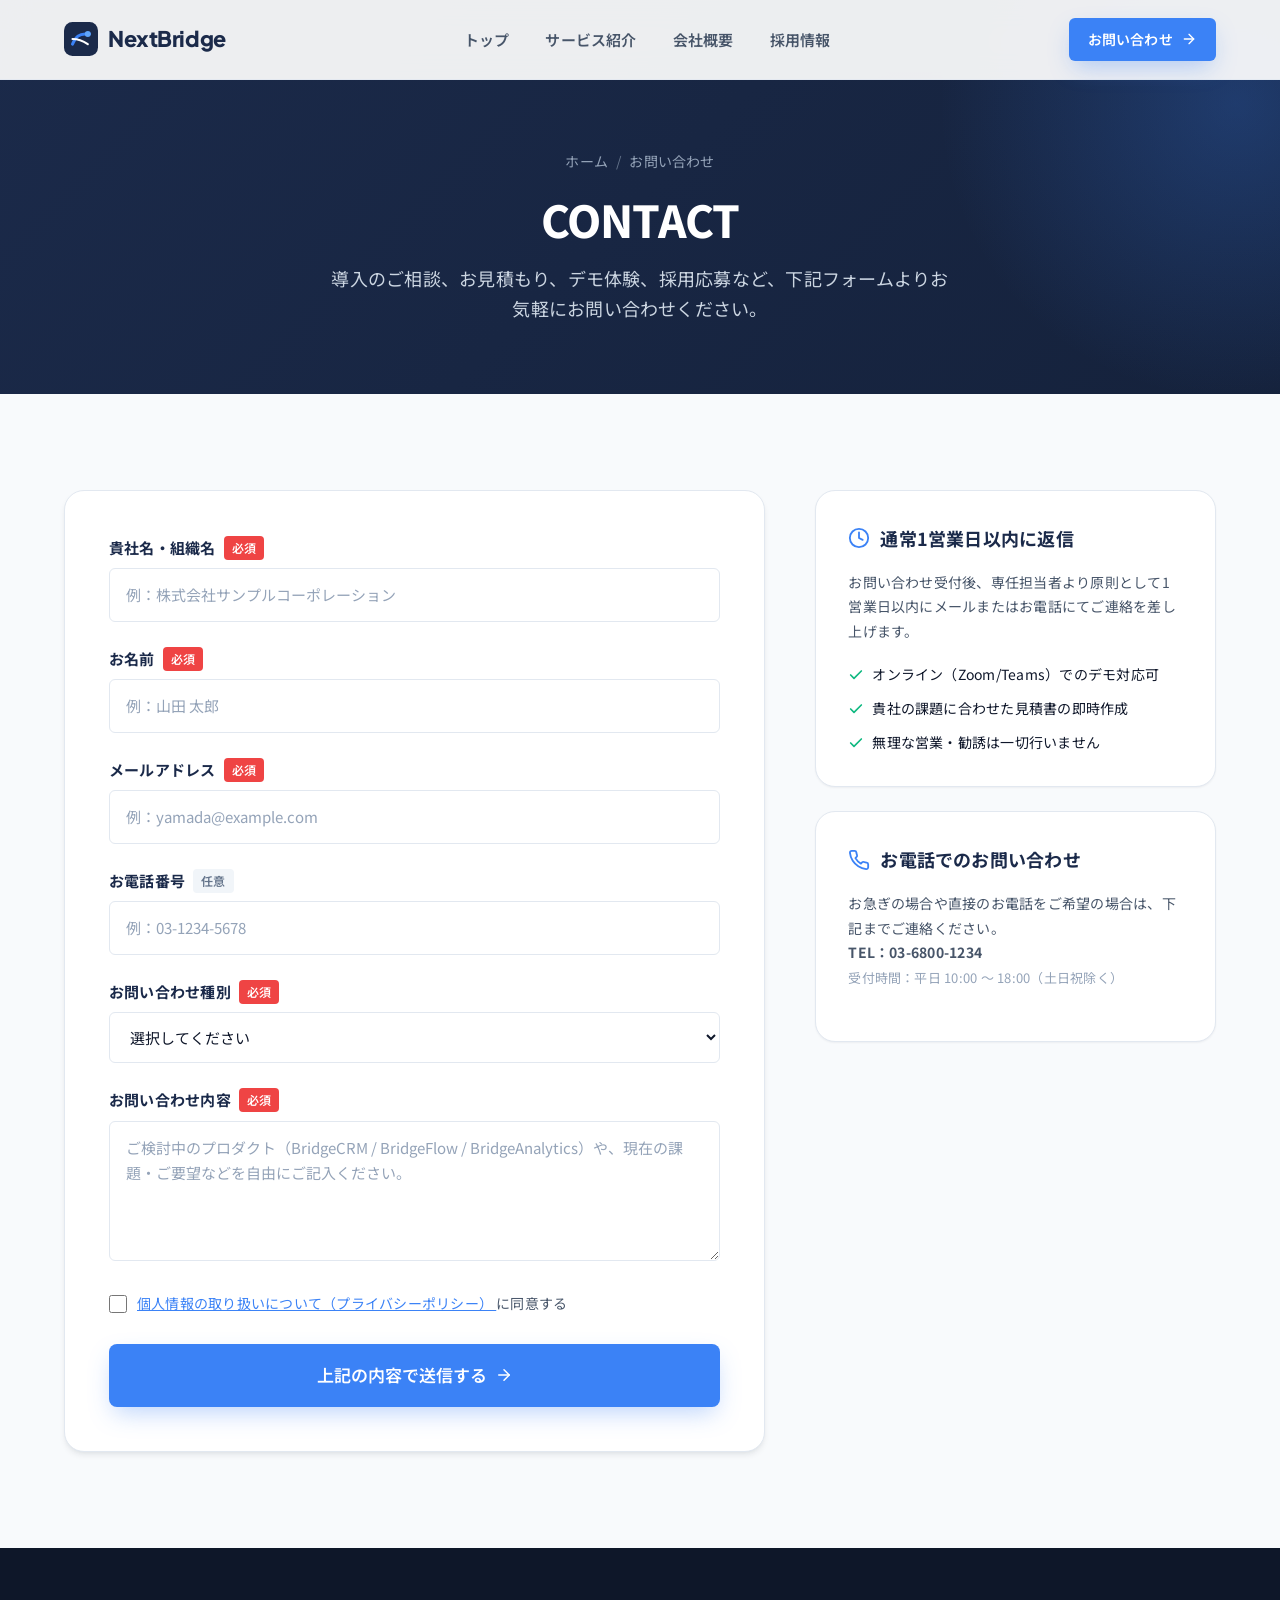
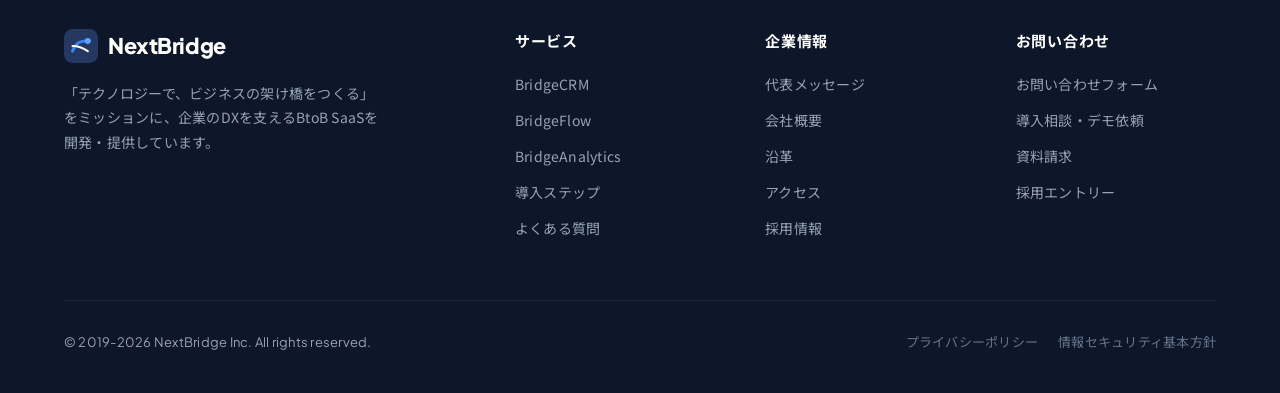
<file: contact.html>
<!DOCTYPE html>
<html lang="ja">
<head>
  <meta charset="UTF-8">
  <meta name="viewport" content="width=device-width, initial-scale=1.0">
  <title>お問い合わせ | 株式会社NextBridge（ネクストブリッジ）</title>
  <meta name="description" content="株式会社NextBridgeへのお問い合わせ窓口です。プロダクトの導入相談、無料デモ・資料請求、採用応募、業務提携に関するお問い合わせはこちらからお寄せください。">
  <link rel="stylesheet" href="style.css">
  <link rel="icon" type="image/svg+xml" href="data:image/svg+xml,<svg xmlns='http://www.w3.org/2000/svg' viewBox='0 0 32 32'><rect width='32' height='32' rx='8' fill='%231B2A4A'/><path d='M8 21C11 15 15 11 21 11H25' stroke='%233B82F6' stroke-width='3' stroke-linecap='round'/></svg>">
</head>
<body>

  <!-- ==================== Header ==================== -->
  <header class="header">
    <div class="container header-container">
      <a href="index.html" class="brand-logo" aria-label="NextBridge トップページ">
        <svg class="brand-icon" viewBox="0 0 40 40" fill="none" xmlns="http://www.w3.org/2000/svg">
          <rect width="40" height="40" rx="10" fill="#1B2A4A"/>
          <path d="M10 26C14 17 18 14 25 14H30" stroke="#3B82F6" stroke-width="3.5" stroke-linecap="round"/>
          <path d="M10 20C15 20 22 22 28 26" stroke="#FFFFFF" stroke-width="2.5" stroke-linecap="round"/>
          <circle cx="28" cy="14" r="3.5" fill="#60A5FA"/>
        </svg>
        <span>NextBridge</span>
      </a>

      <!-- Desktop Nav -->
      <nav class="nav-desktop">
        <a href="index.html" class="nav-link">トップ</a>
        <a href="services.html" class="nav-link">サービス紹介</a>
        <a href="about.html" class="nav-link">会社概要</a>
        <a href="careers.html" class="nav-link">採用情報</a>
      </nav>

      <!-- Desktop CTA -->
      <div class="header-cta">
        <a href="contact.html" class="btn btn-primary btn-sm">
          お問い合わせ
          <svg class="arrow-icon" width="16" height="16" viewBox="0 0 24 24" fill="none" stroke="currentColor" stroke-width="2" stroke-linecap="round" stroke-linejoin="round">
            <line x1="5" y1="12" x2="19" y2="12"></line>
            <polyline points="12 5 19 12 12 19"></polyline>
          </svg>
        </a>
      </div>

      <!-- Mobile Hamburger Button -->
      <button class="mobile-toggle" aria-label="メニューを開く">
        <span></span>
        <span></span>
        <span></span>
      </button>
    </div>
  </header>

  <!-- Mobile Drawer -->
  <div class="mobile-drawer">
    <div>
      <div style="margin-bottom: 24px;">
        <a href="index.html" class="brand-logo">
          <svg class="brand-icon" viewBox="0 0 40 40" fill="none" xmlns="http://www.w3.org/2000/svg">
            <rect width="40" height="40" rx="10" fill="#1B2A4A"/>
            <path d="M10 26C14 17 18 14 25 14H30" stroke="#3B82F6" stroke-width="3.5" stroke-linecap="round"/>
            <path d="M10 20C15 20 22 22 28 26" stroke="#FFFFFF" stroke-width="2.5" stroke-linecap="round"/>
            <circle cx="28" cy="14" r="3.5" fill="#60A5FA"/>
          </svg>
          <span>NextBridge</span>
        </a>
      </div>
      <nav class="mobile-nav-list">
        <a href="index.html" class="mobile-nav-link">トップ</a>
        <a href="services.html" class="mobile-nav-link">サービス紹介</a>
        <a href="about.html" class="mobile-nav-link">会社概要</a>
        <a href="careers.html" class="mobile-nav-link">採用情報</a>
        <a href="contact.html" class="mobile-nav-link active">お問い合わせ</a>
      </nav>
    </div>
    <div>
      <a href="contact.html" class="btn btn-primary" style="width: 100%;">無料お問い合わせ</a>
    </div>
  </div>
  <div class="mobile-overlay"></div>

  <!-- ==================== Subpage Hero ==================== -->
  <section class="subpage-hero">
    <div class="container subpage-hero-content">
      <nav class="breadcrumb" aria-label="パンくずリスト">
        <a href="index.html">ホーム</a>
        <span class="breadcrumb-separator">/</span>
        <span>お問い合わせ</span>
      </nav>
      <h1 class="subpage-title">CONTACT</h1>
      <p class="subpage-desc">
        導入のご相談、お見積もり、デモ体験、採用応募など、下記フォームよりお気軽にお問い合わせください。
      </p>
    </div>
  </section>

  <!-- ==================== Contact Content ==================== -->
  <section class="section section-light">
    <div class="container">
      <div class="contact-wrapper">
        <!-- Main Form -->
        <div class="contact-card reveal">
          <form id="contactForm">
            <!-- 会社名 -->
            <div class="form-group">
              <label for="companyName" class="form-label">
                貴社名・組織名
                <span class="badge-required">必須</span>
              </label>
              <input 
                type="text" 
                id="companyName" 
                name="company" 
                class="form-control" 
                placeholder="例：株式会社サンプルコーポレーション" 
                required
              >
            </div>

            <!-- お名前 -->
            <div class="form-group">
              <label for="userName" class="form-label">
                お名前
                <span class="badge-required">必須</span>
              </label>
              <input 
                type="text" 
                id="userName" 
                name="name" 
                class="form-control" 
                placeholder="例：山田 太郎" 
                required
              >
            </div>

            <!-- メールアドレス -->
            <div class="form-group">
              <label for="userEmail" class="form-label">
                メールアドレス
                <span class="badge-required">必須</span>
              </label>
              <input 
                type="email" 
                id="userEmail" 
                name="email" 
                class="form-control" 
                placeholder="例：yamada@example.com" 
                required
              >
            </div>

            <!-- 電話番号 -->
            <div class="form-group">
              <label for="userTel" class="form-label">
                お電話番号
                <span class="badge-optional">任意</span>
              </label>
              <input 
                type="tel" 
                id="userTel" 
                name="tel" 
                class="form-control" 
                placeholder="例：03-1234-5678"
              >
            </div>

            <!-- お問い合わせ種別 -->
            <div class="form-group">
              <label for="contactType" class="form-label">
                お問い合わせ種別
                <span class="badge-required">必須</span>
              </label>
              <select id="contactType" name="type" class="form-control" required>
                <option value="">選択してください</option>
                <option value="demo">製品デモ・14日間無料トライアルの希望</option>
                <option value="consultation">導入相談・お見積もりのご依頼</option>
                <option value="document">プロダクト資料の請求</option>
                <option value="recruit">採用への応募・カジュアル面談希望</option>
                <option value="partner">事業提携・アライアンスのご相談</option>
                <option value="other">その他のお問い合わせ</option>
              </select>
            </div>

            <!-- お問い合わせ内容 -->
            <div class="form-group">
              <label for="messageContent" class="form-label">
                お問い合わせ内容
                <span class="badge-required">必須</span>
              </label>
              <textarea 
                id="messageContent" 
                name="message" 
                class="form-control" 
                placeholder="ご検討中のプロダクト（BridgeCRM / BridgeFlow / BridgeAnalytics）や、現在の課題・ご要望などを自由にご記入ください。" 
                required
              ></textarea>
            </div>

            <!-- プライバシーポリシー同意 -->
            <div class="form-checkbox-wrapper">
              <input type="checkbox" id="privacyConsent" name="privacy" required>
              <label for="privacyConsent" class="form-checkbox-label">
                <a href="#privacy-note" onclick="alert('【個人情報の取り扱いについて】\nご入力いただいた個人情報は、お問い合わせに対する回答および関連資料・製品情報のご案内の目的のみに利用いたします。法令に基づく場合を除き、事前の承諾なく第三者に提供することはありません。'); return false;">
                  個人情報の取り扱いについて（プライバシーポリシー）
                </a>
                に同意する
              </label>
            </div>

            <!-- 送信ボタン -->
            <button type="submit" class="btn btn-primary form-submit-btn">
              上記の内容で送信する
              <svg class="arrow-icon" width="18" height="18" viewBox="0 0 24 24" fill="none" stroke="currentColor" stroke-width="2" stroke-linecap="round" stroke-linejoin="round">
                <line x1="5" y1="12" x2="19" y2="12"></line>
                <polyline points="12 5 19 12 12 19"></polyline>
              </svg>
            </button>
          </form>
        </div>

        <!-- Sidebar Guide -->
        <aside class="contact-sidebar reveal reveal-delay-2">
          <!-- Guide Card 1 -->
          <div class="contact-info-card">
            <h3 class="contact-info-title">
              <svg width="22" height="22" viewBox="0 0 24 24" fill="none" stroke="#3B82F6" stroke-width="2" stroke-linecap="round" stroke-linejoin="round">
                <circle cx="12" cy="12" r="10"></circle>
                <polyline points="12 6 12 12 16 14"></polyline>
              </svg>
              通常1営業日以内に返信
            </h3>
            <p class="contact-info-desc">
              お問い合わせ受付後、専任担当者より原則として1営業日以内にメールまたはお電話にてご連絡を差し上げます。
            </p>
            <ul class="contact-checklist">
              <li>
                <svg class="check-icon" width="16" height="16" viewBox="0 0 24 24" fill="none" stroke="#10B981" stroke-width="2.5" stroke-linecap="round" stroke-linejoin="round">
                  <polyline points="20 6 9 17 4 12"></polyline>
                </svg>
                オンライン（Zoom/Teams）でのデモ対応可
              </li>
              <li>
                <svg class="check-icon" width="16" height="16" viewBox="0 0 24 24" fill="none" stroke="#10B981" stroke-width="2.5" stroke-linecap="round" stroke-linejoin="round">
                  <polyline points="20 6 9 17 4 12"></polyline>
                </svg>
                貴社の課題に合わせた見積書の即時作成
              </li>
              <li>
                <svg class="check-icon" width="16" height="16" viewBox="0 0 24 24" fill="none" stroke="#10B981" stroke-width="2.5" stroke-linecap="round" stroke-linejoin="round">
                  <polyline points="20 6 9 17 4 12"></polyline>
                </svg>
                無理な営業・勧誘は一切行いません
              </li>
            </ul>
          </div>

          <!-- Guide Card 2 -->
          <div class="contact-info-card">
            <h3 class="contact-info-title">
              <svg width="22" height="22" viewBox="0 0 24 24" fill="none" stroke="#3B82F6" stroke-width="2" stroke-linecap="round" stroke-linejoin="round">
                <path d="M22 16.92v3a2 2 0 0 1-2.18 2 19.79 19.79 0 0 1-8.63-3.07 19.5 19.5 0 0 1-6-6 19.79 19.79 0 0 1-3.07-8.67A2 2 0 0 1 4.11 2h3a2 2 0 0 1 2 1.72 12.84 12.84 0 0 0 .7 2.81 2 2 0 0 1-.45 2.11L8.09 9.91a16 16 0 0 0 6 6l1.27-1.27a2 2 0 0 1 2.11-.45 12.84 12.84 0 0 0 2.81.7A2 2 0 0 1 22 16.92z"></path>
              </svg>
              お電話でのお問い合わせ
            </h3>
            <p class="contact-info-desc">
              お急ぎの場合や直接のお電話をご希望の場合は、下記までご連絡ください。<br>
              <strong>TEL：03-6800-1234</strong><br>
              <span style="font-size: 0.8125rem; color: #94A3B8;">受付時間：平日 10:00 〜 18:00（土日祝除く）</span>
            </p>
          </div>
        </aside>
      </div>
    </div>
  </section>

  <!-- ==================== Success Modal ==================== -->
  <div class="modal-overlay" id="contactModal">
    <div class="modal-card">
      <div class="modal-icon">
        <svg width="32" height="32" viewBox="0 0 24 24" fill="none" stroke="currentColor" stroke-width="2.5" stroke-linecap="round" stroke-linejoin="round">
          <polyline points="20 6 9 17 4 12"></polyline>
        </svg>
      </div>
      <h3 class="modal-title">送信が完了いたしました</h3>
      <p class="modal-desc">
        お問い合わせいただき誠にありがとうございます。<br>
        ご入力いただいたメールアドレス宛に受付完了の自動返信メールをお送りいたしました。担当者より改めてご連絡申し上げます。
      </p>
      <button class="btn btn-primary" id="modalCloseBtn" style="min-width: 160px;">閉じる</button>
    </div>
  </div>

  <!-- ==================== Footer ==================== -->
  <footer class="footer">
    <div class="container">
      <div class="footer-top">
        <div class="footer-brand">
          <a href="index.html" class="brand-logo">
            <svg class="brand-icon" viewBox="0 0 40 40" fill="none" xmlns="http://www.w3.org/2000/svg">
              <rect width="40" height="40" rx="10" fill="#243862"/>
              <path d="M10 26C14 17 18 14 25 14H30" stroke="#3B82F6" stroke-width="3.5" stroke-linecap="round"/>
              <path d="M10 20C15 20 22 22 28 26" stroke="#FFFFFF" stroke-width="2.5" stroke-linecap="round"/>
              <circle cx="28" cy="14" r="3.5" fill="#60A5FA"/>
            </svg>
            <span>NextBridge</span>
          </a>
          <p class="footer-desc">
            「テクノロジーで、ビジネスの架け橋をつくる」をミッションに、企業のDXを支えるBtoB SaaSを開発・提供しています。
          </p>
        </div>

        <div class="footer-col">
          <h4 class="footer-col-title">サービス</h4>
          <ul class="footer-links">
            <li><a href="services.html#bridge-crm">BridgeCRM</a></li>
            <li><a href="services.html#bridge-flow">BridgeFlow</a></li>
            <li><a href="services.html#bridge-analytics">BridgeAnalytics</a></li>
            <li><a href="services.html#steps">導入ステップ</a></li>
            <li><a href="services.html#faq">よくある質問</a></li>
          </ul>
        </div>

        <div class="footer-col">
          <h4 class="footer-col-title">企業情報</h4>
          <ul class="footer-links">
            <li><a href="about.html#message">代表メッセージ</a></li>
            <li><a href="about.html#company">会社概要</a></li>
            <li><a href="about.html#history">沿革</a></li>
            <li><a href="about.html#access">アクセス</a></li>
            <li><a href="careers.html">採用情報</a></li>
          </ul>
        </div>

        <div class="footer-col">
          <h4 class="footer-col-title">お問い合わせ</h4>
          <ul class="footer-links">
            <li><a href="contact.html">お問い合わせフォーム</a></li>
            <li><a href="contact.html?type=demo">導入相談・デモ依頼</a></li>
            <li><a href="contact.html?type=document">資料請求</a></li>
            <li><a href="careers.html#jobs">採用エントリー</a></li>
          </ul>
        </div>
      </div>

      <div class="footer-bottom">
        <div class="footer-copyright">
          &copy; 2019-2026 NextBridge Inc. All rights reserved.
        </div>
        <div style="display: flex; gap: 20px;">
          <a href="#" style="color: #64748B;">プライバシーポリシー</a>
          <a href="#" style="color: #64748B;">情報セキュリティ基本方針</a>
        </div>
      </div>
    </div>
  </footer>

  <script src="main.js"></script>
</body>
</html>
</file>
<file: style.css>
/* ==========================================================================
   NextBridge Corporate Website - Main Stylesheet
   Color Palette:
     - Navy: #1B2A4A (Primary Brand Color)
     - Blue: #3B82F6 (Accent & Primary CTA)
     - White: #FFFFFF
     - Light Gray: #F8FAFC (Clean background)
   ========================================================================== */

/* --------------------------------------------------------------------------
   1. Root Variables & Typography
   -------------------------------------------------------------------------- */
@import url('https://fonts.googleapis.com/css2?family=Noto+Sans+JP:wght@400;500;600;700&family=Plus+Jakarta+Sans:wght@500;600;700;800&display=swap');

:root {
  /* Colors */
  --color-primary: #1B2A4A;
  --color-primary-light: #243862;
  --color-primary-dark: #121D34;
  --color-accent: #3B82F6;
  --color-accent-hover: #2563EB;
  --color-accent-light: #EFF6FF;
  --color-accent-soft: rgba(59, 130, 246, 0.1);
  --color-white: #FFFFFF;
  --color-bg-light: #F8FAFC;
  --color-bg-subtle: #F1F5F9;
  --color-text-main: #0F172A;
  --color-text-muted: #475569;
  --color-text-light: #64748B;
  --color-border: #E2E8F0;
  --color-border-dark: #CBD5E1;
  --color-success: #10B981;

  /* Typography */
  --font-base: 'Noto Sans JP', 'Plus Jakarta Sans', -apple-system, BlinkMacSystemFont, 'Segoe UI', Roboto, sans-serif;
  --font-en: 'Plus Jakarta Sans', -apple-system, BlinkMacSystemFont, sans-serif;

  /* Shadows */
  --shadow-sm: 0 1px 2px 0 rgba(15, 23, 42, 0.05);
  --shadow-md: 0 4px 6px -1px rgba(15, 23, 42, 0.08), 0 2px 4px -2px rgba(15, 23, 42, 0.05);
  --shadow-lg: 0 10px 15px -3px rgba(15, 23, 42, 0.08), 0 4px 6px -4px rgba(15, 23, 42, 0.04);
  --shadow-xl: 0 20px 25px -5px rgba(15, 23, 42, 0.1), 0 8px 10px -6px rgba(15, 23, 42, 0.04);
  --shadow-accent: 0 10px 25px -5px rgba(59, 130, 246, 0.35);

  /* Spacing & Layout */
  --container-max: 1200px;
  --container-narrow: 840px;
  --radius-sm: 6px;
  --radius-md: 12px;
  --radius-lg: 20px;
  --radius-full: 9999px;

  /* Transitions */
  --transition-fast: 0.18s ease;
  --transition-base: 0.28s ease;
  --transition-slow: 0.45s cubic-bezier(0.16, 1, 0.3, 1);
}

/* --------------------------------------------------------------------------
   2. Reset & Base Styles
   -------------------------------------------------------------------------- */
*, *::before, *::after {
  box-sizing: border-box;
  margin: 0;
  padding: 0;
}

html {
  font-size: 16px;
  scroll-behavior: smooth;
  scroll-padding-top: 90px;
  -webkit-font-smoothing: antialiased;
  -moz-osx-font-smoothing: grayscale;
}

[id] {
  scroll-margin-top: 90px;
}

body {
  font-family: var(--font-base);
  color: var(--color-text-main);
  background-color: var(--color-white);
  line-height: 1.7;
  letter-spacing: 0.015em;
  overflow-x: hidden;
}

img, picture, svg, video {
  display: block;
  max-width: 100%;
  height: auto;
}

a {
  color: inherit;
  text-decoration: none;
  transition: color var(--transition-fast);
}

ul, ol {
  list-style: none;
}

button, input, select, textarea {
  font: inherit;
  color: inherit;
  outline: none;
}

/* --------------------------------------------------------------------------
   3. Layout Utilities
   -------------------------------------------------------------------------- */
.container {
  width: 100%;
  max-width: var(--container-max);
  margin-left: auto;
  margin-right: auto;
  padding-left: 24px;
  padding-right: 24px;
}

.container-narrow {
  width: 100%;
  max-width: var(--container-narrow);
  margin-left: auto;
  margin-right: auto;
  padding-left: 24px;
  padding-right: 24px;
}

.section {
  padding-top: 96px;
  padding-bottom: 96px;
  position: relative;
}

.section-light {
  background-color: var(--color-bg-light);
}

.section-white {
  background-color: var(--color-white);
}

.section-navy {
  background-color: var(--color-primary);
  color: var(--color-white);
}

/* Section Headers */
.section-header {
  text-align: center;
  margin-bottom: 60px;
}

.section-header.text-left {
  text-align: left;
}

.section-tag {
  display: inline-flex;
  align-items: center;
  gap: 6px;
  font-family: var(--font-en);
  font-size: 0.8125rem;
  font-weight: 700;
  letter-spacing: 0.1em;
  text-transform: uppercase;
  color: var(--color-accent);
  background-color: var(--color-accent-light);
  padding: 6px 14px;
  border-radius: var(--radius-full);
  margin-bottom: 14px;
}

.section-navy .section-tag {
  background-color: rgba(255, 255, 255, 0.12);
  color: #93C5FD;
}

.section-title {
  font-size: 2.25rem;
  font-weight: 700;
  line-height: 1.35;
  color: var(--color-primary);
  margin-bottom: 16px;
  letter-spacing: -0.01em;
}

.section-navy .section-title {
  color: var(--color-white);
}

.section-desc {
  font-size: 1.0625rem;
  color: var(--color-text-muted);
  max-width: 640px;
  margin-left: auto;
  margin-right: auto;
  line-height: 1.8;
}

.section-navy .section-desc {
  color: #CBD5E1;
}

/* --------------------------------------------------------------------------
   4. Buttons & Badges
   -------------------------------------------------------------------------- */
.btn {
  display: inline-flex;
  align-items: center;
  justify-content: center;
  gap: 8px;
  font-weight: 600;
  font-size: 0.9375rem;
  padding: 13px 26px;
  border-radius: 8px;
  border: 1px solid transparent;
  cursor: pointer;
  transition: all var(--transition-base);
  white-space: nowrap;
}

.btn-primary {
  background-color: var(--color-accent);
  color: var(--color-white);
  box-shadow: var(--shadow-accent);
}

.btn-primary:hover {
  background-color: var(--color-accent-hover);
  transform: translateY(-2px);
  box-shadow: 0 14px 28px -6px rgba(59, 130, 246, 0.45);
}

.btn-secondary {
  background-color: var(--color-white);
  color: var(--color-primary);
  border-color: var(--color-border);
  box-shadow: var(--shadow-sm);
}

.btn-secondary:hover {
  background-color: var(--color-bg-light);
  border-color: var(--color-border-dark);
  color: var(--color-accent);
  transform: translateY(-2px);
  box-shadow: var(--shadow-md);
}

.btn-outline-white {
  background-color: transparent;
  color: var(--color-white);
  border-color: rgba(255, 255, 255, 0.35);
}

.btn-outline-white:hover {
  background-color: rgba(255, 255, 255, 0.12);
  border-color: var(--color-white);
}

.btn-lg {
  padding: 16px 34px;
  font-size: 1.0625rem;
  border-radius: 10px;
}

.btn-sm {
  padding: 9px 18px;
  font-size: 0.875rem;
  border-radius: 6px;
}

.btn svg {
  transition: transform var(--transition-fast);
}

.btn:hover svg.arrow-icon {
  transform: translateX(4px);
}

/* --------------------------------------------------------------------------
   5. Header & Navigation
   -------------------------------------------------------------------------- */
.header {
  position: fixed;
  top: 0;
  left: 0;
  right: 0;
  height: 80px;
  z-index: 1000;
  background-color: rgba(255, 255, 255, 0.92);
  backdrop-filter: blur(14px);
  -webkit-backdrop-filter: blur(14px);
  border-bottom: 1px solid rgba(226, 232, 240, 0.8);
  transition: all var(--transition-base);
}

.header.scrolled {
  height: 70px;
  background-color: rgba(255, 255, 255, 0.98);
  box-shadow: 0 4px 20px -2px rgba(15, 23, 42, 0.08);
}

.header-container {
  display: flex;
  align-items: center;
  justify-content: space-between;
  height: 100%;
}

/* Brand Logo */
.brand-logo {
  display: flex;
  align-items: center;
  gap: 10px;
  font-family: var(--font-en);
  font-weight: 800;
  font-size: 1.35rem;
  color: var(--color-primary);
  letter-spacing: -0.02em;
}

.brand-icon {
  width: 34px;
  height: 34px;
}

.nav-desktop {
  display: flex;
  align-items: center;
  gap: 36px;
}

.nav-link {
  font-size: 0.9375rem;
  font-weight: 600;
  color: var(--color-text-muted);
  position: relative;
  padding: 6px 0;
  transition: color var(--transition-fast);
}

.nav-link:hover,
.nav-link.active {
  color: var(--color-accent);
}

.nav-link.active::after {
  content: '';
  position: absolute;
  bottom: 0;
  left: 0;
  width: 100%;
  height: 2px;
  background-color: var(--color-accent);
  border-radius: var(--radius-full);
}

.header-cta {
  display: flex;
  align-items: center;
}

/* Mobile Hamburger */
.mobile-toggle {
  display: none;
  background: none;
  border: none;
  cursor: pointer;
  width: 40px;
  height: 40px;
  position: relative;
  padding: 8px;
  z-index: 1001;
}

.mobile-toggle span {
  display: block;
  width: 24px;
  height: 2px;
  background-color: var(--color-primary);
  margin: 5px auto;
  transition: all var(--transition-base);
  border-radius: 2px;
}

.mobile-toggle.active span:nth-child(1) {
  transform: translateY(7px) rotate(45deg);
}
.mobile-toggle.active span:nth-child(2) {
  opacity: 0;
}
.mobile-toggle.active span:nth-child(3) {
  transform: translateY(-7px) rotate(-45deg);
}

/* Mobile Drawer */
.mobile-drawer {
  position: fixed;
  top: 0;
  right: -100%;
  width: 100%;
  max-width: 340px;
  height: 100vh;
  background-color: var(--color-white);
  box-shadow: -10px 0 30px rgba(0, 0, 0, 0.1);
  padding: 90px 28px 40px;
  display: flex;
  flex-direction: column;
  justify-content: space-between;
  transition: right var(--transition-slow);
  z-index: 999;
  overflow-y: auto;
}

.mobile-drawer.open {
  right: 0;
}

.mobile-nav-list {
  display: flex;
  flex-direction: column;
  gap: 18px;
}

.mobile-nav-link {
  display: block;
  font-size: 1.125rem;
  font-weight: 600;
  color: var(--color-primary);
  padding: 10px 0;
  border-bottom: 1px solid var(--color-border);
}

.mobile-nav-link.active {
  color: var(--color-accent);
}

.mobile-overlay {
  position: fixed;
  top: 0;
  left: 0;
  width: 100vw;
  height: 100vh;
  background-color: rgba(15, 23, 42, 0.5);
  backdrop-filter: blur(4px);
  z-index: 998;
  opacity: 0;
  visibility: hidden;
  transition: all var(--transition-base);
}

.mobile-overlay.active {
  opacity: 1;
  visibility: visible;
}

/* --------------------------------------------------------------------------
   6. Subpage Header (Hero for internal pages)
   -------------------------------------------------------------------------- */
.subpage-hero {
  padding-top: 150px;
  padding-bottom: 70px;
  background: linear-gradient(135deg, #1B2A4A 0%, #15223C 100%);
  color: var(--color-white);
  position: relative;
  overflow: hidden;
}

.subpage-hero::before {
  content: '';
  position: absolute;
  top: -50%;
  right: -20%;
  width: 600px;
  height: 600px;
  background: radial-gradient(circle, rgba(59, 130, 246, 0.25) 0%, rgba(59, 130, 246, 0) 70%);
  border-radius: 50%;
  pointer-events: none;
}

.subpage-hero-content {
  position: relative;
  z-index: 2;
  text-align: center;
}

.breadcrumb {
  display: flex;
  align-items: center;
  justify-content: center;
  gap: 8px;
  font-size: 0.875rem;
  color: #94A3B8;
  margin-bottom: 18px;
}

.breadcrumb a:hover {
  color: var(--color-white);
}

.breadcrumb-separator {
  color: #64748B;
}

.subpage-title {
  font-size: 2.75rem;
  font-weight: 800;
  line-height: 1.25;
  margin-bottom: 16px;
  letter-spacing: -0.02em;
}

.subpage-desc {
  font-size: 1.125rem;
  color: #CBD5E1;
  max-width: 620px;
  margin: 0 auto;
}

/* --------------------------------------------------------------------------
   7. Homepage Hero Section
   -------------------------------------------------------------------------- */
.hero {
  padding-top: 150px;
  padding-bottom: 100px;
  background: radial-gradient(circle at top right, rgba(59, 130, 246, 0.08) 0%, rgba(248, 250, 252, 0) 60%),
              linear-gradient(180deg, #FFFFFF 0%, #F8FAFC 100%);
  position: relative;
  overflow: hidden;
}

.hero::after {
  content: '';
  position: absolute;
  top: 0;
  left: 0;
  right: 0;
  bottom: 0;
  background-image: radial-gradient(rgba(203, 213, 225, 0.4) 1px, transparent 1px);
  background-size: 32px 32px;
  pointer-events: none;
  opacity: 0.6;
}

.hero-grid {
  display: grid;
  grid-template-columns: 1.1fr 0.9fr;
  align-items: center;
  gap: 60px;
  position: relative;
  z-index: 2;
}

.hero-badge {
  display: inline-flex;
  align-items: center;
  gap: 8px;
  padding: 6px 14px;
  background-color: var(--color-accent-light);
  border: 1px solid rgba(59, 130, 246, 0.2);
  border-radius: var(--radius-full);
  font-size: 0.875rem;
  font-weight: 600;
  color: var(--color-accent-hover);
  margin-bottom: 20px;
}

.hero-badge-dot {
  width: 8px;
  height: 8px;
  background-color: var(--color-accent);
  border-radius: 50%;
  box-shadow: 0 0 0 4px rgba(59, 130, 246, 0.25);
}

.hero-title {
  font-size: 3.25rem;
  font-weight: 800;
  line-height: 1.25;
  color: var(--color-primary);
  margin-bottom: 24px;
  letter-spacing: -0.02em;
}

.hero-title .highlight {
  color: var(--color-accent);
  position: relative;
  display: inline-block;
}

.hero-desc {
  font-size: 1.125rem;
  color: var(--color-text-muted);
  line-height: 1.85;
  margin-bottom: 36px;
  max-width: 540px;
}

.hero-actions {
  display: flex;
  align-items: center;
  gap: 16px;
  margin-bottom: 40px;
}

.hero-features {
  display: flex;
  align-items: center;
  gap: 24px;
  padding-top: 24px;
  border-top: 1px solid var(--color-border);
}

.hero-feature-item {
  display: flex;
  align-items: center;
  gap: 8px;
  font-size: 0.875rem;
  font-weight: 600;
  color: var(--color-text-muted);
}

.hero-feature-icon {
  color: var(--color-accent);
  flex-shrink: 0;
}

/* Hero Visual / Mockup */
.hero-visual {
  position: relative;
}

.hero-mockup-wrapper {
  position: relative;
  border-radius: var(--radius-lg);
  overflow: hidden;
  box-shadow: var(--shadow-xl);
  border: 1px solid rgba(226, 232, 240, 0.8);
  background: var(--color-white);
  transition: transform var(--transition-slow);
}

.hero-mockup-wrapper:hover {
  transform: translateY(-6px);
}

.hero-mockup-img {
  width: 100%;
  height: auto;
  display: block;
}

/* Floating Badges */
.floating-badge {
  position: absolute;
  background: rgba(255, 255, 255, 0.95);
  backdrop-filter: blur(8px);
  padding: 14px 18px;
  border-radius: var(--radius-md);
  box-shadow: var(--shadow-lg);
  border: 1px solid rgba(226, 232, 240, 0.9);
  display: flex;
  align-items: center;
  gap: 12px;
  z-index: 3;
}

.floating-badge-1 {
  bottom: -20px;
  left: -24px;
  animation: float 6s ease-in-out infinite;
}

.floating-badge-2 {
  top: 30px;
  right: -20px;
  animation: float 7s ease-in-out infinite 1.5s;
}

@keyframes float {
  0%, 100% { transform: translateY(0); }
  50% { transform: translateY(-8px); }
}

.badge-icon-box {
  width: 42px;
  height: 42px;
  border-radius: 10px;
  display: flex;
  align-items: center;
  justify-content: center;
  flex-shrink: 0;
}

.badge-icon-blue {
  background-color: var(--color-accent-light);
  color: var(--color-accent);
}

.badge-icon-green {
  background-color: #ECFDF5;
  color: var(--color-success);
}

.badge-info-label {
  font-size: 0.75rem;
  color: var(--color-text-light);
  display: block;
}

.badge-info-val {
  font-size: 1rem;
  font-weight: 700;
  color: var(--color-primary);
}

/* --------------------------------------------------------------------------
   8. Services Overview (Top page)
   -------------------------------------------------------------------------- */
.service-grid {
  display: grid;
  grid-template-columns: repeat(3, 1fr);
  gap: 32px;
}

.service-card {
  background-color: var(--color-white);
  border-radius: var(--radius-lg);
  padding: 36px 30px;
  border: 1px solid var(--color-border);
  box-shadow: var(--shadow-sm);
  transition: all var(--transition-base);
  display: flex;
  flex-direction: column;
  position: relative;
}

.service-card:hover {
  transform: translateY(-8px);
  border-color: rgba(59, 130, 246, 0.4);
  box-shadow: var(--shadow-xl);
}

.service-card-icon {
  width: 60px;
  height: 60px;
  border-radius: 14px;
  background: linear-gradient(135deg, var(--color-accent-light) 0%, rgba(59, 130, 246, 0.15) 100%);
  display: flex;
  align-items: center;
  justify-content: center;
  color: var(--color-accent);
  margin-bottom: 24px;
}

.service-card-badge {
  position: absolute;
  top: 32px;
  right: 28px;
  font-size: 0.75rem;
  font-weight: 700;
  font-family: var(--font-en);
  padding: 4px 10px;
  background-color: var(--color-bg-subtle);
  color: var(--color-text-light);
  border-radius: var(--radius-full);
}

.service-card-title {
  font-size: 1.375rem;
  font-weight: 700;
  color: var(--color-primary);
  margin-bottom: 12px;
}

.service-card-desc {
  font-size: 0.9375rem;
  color: var(--color-text-muted);
  line-height: 1.75;
  margin-bottom: 24px;
  flex-grow: 1;
}

.service-card-features {
  border-top: 1px solid var(--color-border);
  padding-top: 20px;
  margin-bottom: 24px;
}

.service-card-features li {
  display: flex;
  align-items: center;
  gap: 8px;
  font-size: 0.875rem;
  color: var(--color-text-main);
  margin-bottom: 10px;
}

.service-card-features li:last-child {
  margin-bottom: 0;
}

.check-icon {
  color: var(--color-accent);
  flex-shrink: 0;
}

.service-card-link {
  display: inline-flex;
  align-items: center;
  gap: 6px;
  font-size: 0.9375rem;
  font-weight: 600;
  color: var(--color-accent);
}

.service-card-link:hover {
  color: var(--color-accent-hover);
  text-decoration: underline;
}

/* --------------------------------------------------------------------------
   9. Numbers Section (Stats)
   -------------------------------------------------------------------------- */
.stats-grid {
  display: grid;
  grid-template-columns: repeat(4, 1fr);
  gap: 28px;
}

.stat-card {
  background: var(--color-white);
  border-radius: var(--radius-md);
  padding: 36px 24px;
  text-align: center;
  border: 1px solid var(--color-border);
  box-shadow: var(--shadow-sm);
  transition: transform var(--transition-base), box-shadow var(--transition-base);
}

.stat-card:hover {
  transform: translateY(-4px);
  box-shadow: var(--shadow-lg);
}

.stat-number-wrap {
  display: flex;
  align-items: baseline;
  justify-content: center;
  gap: 2px;
  margin-bottom: 8px;
}

.stat-number {
  font-family: var(--font-en);
  font-size: 3.5rem;
  font-weight: 800;
  line-height: 1;
  color: var(--color-primary);
  background: linear-gradient(135deg, var(--color-primary) 20%, var(--color-accent) 100%);
  -webkit-background-clip: text;
  -webkit-text-fill-color: transparent;
}

.stat-unit {
  font-family: var(--font-en);
  font-size: 1.5rem;
  font-weight: 700;
  color: var(--color-accent);
}

.stat-label {
  font-size: 1rem;
  font-weight: 700;
  color: var(--color-text-main);
  margin-bottom: 6px;
}

.stat-desc {
  font-size: 0.8125rem;
  color: var(--color-text-light);
  line-height: 1.5;
}

/* --------------------------------------------------------------------------
   10. Testimonials (お客様の声)
   -------------------------------------------------------------------------- */
.testimonials-grid {
  display: grid;
  grid-template-columns: repeat(3, 1fr);
  gap: 30px;
}

.testimonial-card {
  background-color: var(--color-white);
  border-radius: var(--radius-lg);
  padding: 36px 30px;
  border: 1px solid var(--color-border);
  box-shadow: var(--shadow-sm);
  display: flex;
  flex-direction: column;
  justify-content: space-between;
  transition: all var(--transition-base);
}

.testimonial-card:hover {
  transform: translateY(-5px);
  box-shadow: var(--shadow-lg);
}

.testimonial-stars {
  display: flex;
  gap: 4px;
  color: #F59E0B;
  margin-bottom: 18px;
}

.testimonial-comment {
  font-size: 0.9375rem;
  color: var(--color-text-muted);
  line-height: 1.8;
  margin-bottom: 26px;
  flex-grow: 1;
  position: relative;
}

.testimonial-user {
  display: flex;
  align-items: center;
  gap: 14px;
  padding-top: 18px;
  border-top: 1px solid var(--color-border);
}

.testimonial-avatar {
  width: 48px;
  height: 48px;
  border-radius: 50%;
  object-fit: cover;
  border: 2px solid var(--color-accent-light);
}

.testimonial-name {
  font-size: 0.9375rem;
  font-weight: 700;
  color: var(--color-primary);
  display: block;
}

.testimonial-company {
  font-size: 0.8125rem;
  color: var(--color-text-light);
  display: block;
}

/* --------------------------------------------------------------------------
   11. News Section
   -------------------------------------------------------------------------- */
.news-list {
  background-color: var(--color-white);
  border-radius: var(--radius-lg);
  border: 1px solid var(--color-border);
  overflow: hidden;
  box-shadow: var(--shadow-sm);
  max-width: 900px;
  margin: 0 auto;
}

.news-item {
  display: flex;
  align-items: center;
  padding: 24px 30px;
  border-bottom: 1px solid var(--color-border);
  transition: background-color var(--transition-fast);
  text-decoration: none;
  gap: 24px;
}

.news-item:last-child {
  border-bottom: none;
}

.news-item:hover {
  background-color: var(--color-bg-light);
}

.news-date {
  font-family: var(--font-en);
  font-size: 0.875rem;
  color: var(--color-text-light);
  flex-shrink: 0;
  width: 100px;
}

.news-category {
  font-size: 0.75rem;
  font-weight: 700;
  padding: 4px 12px;
  border-radius: var(--radius-full);
  background-color: var(--color-bg-subtle);
  color: var(--color-text-muted);
  flex-shrink: 0;
}

.news-category.press {
  background-color: var(--color-accent-light);
  color: var(--color-accent);
}

.news-title {
  font-size: 0.9375rem;
  font-weight: 600;
  color: var(--color-text-main);
  flex-grow: 1;
  transition: color var(--transition-fast);
}

.news-item:hover .news-title {
  color: var(--color-accent);
}

.news-arrow {
  color: var(--color-border-dark);
  transition: transform var(--transition-fast), color var(--transition-fast);
  flex-shrink: 0;
}

.news-item:hover .news-arrow {
  color: var(--color-accent);
  transform: translateX(4px);
}

/* --------------------------------------------------------------------------
   12. Bottom CTA Banner
   -------------------------------------------------------------------------- */
.cta-banner {
  background: linear-gradient(135deg, #1B2A4A 0%, #172B53 100%);
  border-radius: var(--radius-lg);
  padding: 64px 48px;
  color: var(--color-white);
  text-align: center;
  position: relative;
  overflow: hidden;
  box-shadow: var(--shadow-xl);
}

.cta-banner::before {
  content: '';
  position: absolute;
  top: -60%;
  left: -20%;
  width: 500px;
  height: 500px;
  background: radial-gradient(circle, rgba(59, 130, 246, 0.25) 0%, transparent 70%);
  border-radius: 50%;
  pointer-events: none;
}

.cta-banner-content {
  position: relative;
  z-index: 2;
  max-width: 680px;
  margin: 0 auto;
}

.cta-title {
  font-size: 2.25rem;
  font-weight: 800;
  line-height: 1.3;
  margin-bottom: 16px;
}

.cta-desc {
  font-size: 1.0625rem;
  color: #CBD5E1;
  margin-bottom: 36px;
  line-height: 1.7;
}

.cta-buttons {
  display: flex;
  align-items: center;
  justify-content: center;
  gap: 16px;
  flex-wrap: wrap;
}

/* --------------------------------------------------------------------------
   13. Footer
   -------------------------------------------------------------------------- */
.footer {
  background-color: #0E1729;
  color: #94A3B8;
  padding-top: 80px;
  padding-bottom: 40px;
  font-size: 0.875rem;
}

.footer-top {
  display: grid;
  grid-template-columns: 2fr 1fr 1fr 1fr;
  gap: 50px;
  margin-bottom: 60px;
}

.footer-brand {
  max-width: 320px;
}

.footer-brand .brand-logo {
  color: var(--color-white);
  margin-bottom: 16px;
}

.footer-desc {
  line-height: 1.75;
  margin-bottom: 20px;
}

.footer-col-title {
  font-size: 0.9375rem;
  font-weight: 700;
  color: var(--color-white);
  margin-bottom: 20px;
  letter-spacing: 0.05em;
}

.footer-links {
  display: flex;
  flex-direction: column;
  gap: 12px;
}

.footer-links a {
  transition: color var(--transition-fast);
}

.footer-links a:hover {
  color: var(--color-white);
}

.footer-bottom {
  display: flex;
  align-items: center;
  justify-content: space-between;
  padding-top: 30px;
  border-top: 1px solid rgba(255, 255, 255, 0.08);
  font-size: 0.8125rem;
}

.footer-copyright {
  font-family: var(--font-en);
}

/* --------------------------------------------------------------------------
   14. Services Page Specific Styles
   -------------------------------------------------------------------------- */
.product-detail-item {
  display: grid;
  grid-template-columns: 1.1fr 0.9fr;
  align-items: center;
  gap: 60px;
  padding: 60px 0;
  border-bottom: 1px solid var(--color-border);
}

.product-detail-item:last-child {
  border-bottom: none;
  padding-bottom: 0;
}

.product-detail-item.reversed {
  grid-template-columns: 0.9fr 1.1fr;
}

.product-detail-item.reversed .product-content {
  order: 2;
}

.product-detail-item.reversed .product-visual {
  order: 1;
}

.product-badge {
  display: inline-block;
  font-size: 0.75rem;
  font-weight: 700;
  color: var(--color-accent);
  background-color: var(--color-accent-light);
  padding: 4px 12px;
  border-radius: var(--radius-full);
  margin-bottom: 12px;
}

.product-title {
  font-size: 2rem;
  font-weight: 700;
  color: var(--color-primary);
  margin-bottom: 8px;
}

.product-tagline {
  font-size: 1.125rem;
  font-weight: 600;
  color: var(--color-accent);
  margin-bottom: 16px;
}

.product-desc {
  font-size: 0.9375rem;
  color: var(--color-text-muted);
  line-height: 1.8;
  margin-bottom: 24px;
}

.product-features-title {
  font-size: 0.9375rem;
  font-weight: 700;
  color: var(--color-primary);
  margin-bottom: 12px;
}

.product-features-list {
  display: grid;
  grid-template-columns: 1fr 1fr;
  gap: 12px 18px;
  margin-bottom: 28px;
}

.product-features-list li {
  display: flex;
  align-items: flex-start;
  gap: 8px;
  font-size: 0.875rem;
  color: var(--color-text-main);
}

.product-pricing-box {
  background-color: var(--color-bg-light);
  border: 1px solid var(--color-border);
  border-radius: var(--radius-md);
  padding: 16px 20px;
  display: flex;
  align-items: baseline;
  gap: 12px;
}

.pricing-label {
  font-size: 0.8125rem;
  color: var(--color-text-light);
  font-weight: 600;
}

.pricing-value {
  font-family: var(--font-en);
  font-size: 1.5rem;
  font-weight: 800;
  color: var(--color-primary);
}

.pricing-period {
  font-size: 0.8125rem;
  color: var(--color-text-muted);
}

.product-visual {
  border-radius: var(--radius-lg);
  overflow: hidden;
  box-shadow: var(--shadow-lg);
  border: 1px solid var(--color-border);
  background: var(--color-white);
}

.product-visual img {
  width: 100%;
  height: 380px;
  object-fit: cover;
  transition: transform var(--transition-slow);
}

.product-visual:hover img {
  transform: scale(1.03);
}

/* Steps (導入ステップ) */
.steps-grid {
  display: grid;
  grid-template-columns: repeat(4, 1fr);
  gap: 24px;
  position: relative;
}

.step-card {
  background-color: var(--color-white);
  border-radius: var(--radius-lg);
  padding: 36px 24px;
  border: 1px solid var(--color-border);
  box-shadow: var(--shadow-sm);
  position: relative;
  display: flex;
  flex-direction: column;
}

.step-number {
  font-family: var(--font-en);
  font-size: 2.25rem;
  font-weight: 800;
  color: var(--color-accent);
  line-height: 1;
  margin-bottom: 16px;
  opacity: 0.9;
}

.step-title {
  font-size: 1.1875rem;
  font-weight: 700;
  color: var(--color-primary);
  margin-bottom: 12px;
}

.step-desc {
  font-size: 0.875rem;
  color: var(--color-text-muted);
  line-height: 1.7;
}

/* FAQ Accordion */
.faq-list {
  max-width: 800px;
  margin: 0 auto;
  display: flex;
  flex-direction: column;
  gap: 16px;
}

.faq-item {
  background-color: var(--color-white);
  border: 1px solid var(--color-border);
  border-radius: var(--radius-md);
  overflow: hidden;
  transition: border-color var(--transition-fast), box-shadow var(--transition-fast);
}

.faq-item.active {
  border-color: var(--color-accent);
  box-shadow: var(--shadow-md);
}

.faq-question {
  width: 100%;
  text-align: left;
  background: none;
  border: none;
  padding: 22px 28px;
  font-size: 1.0625rem;
  font-weight: 700;
  color: var(--color-primary);
  display: flex;
  align-items: center;
  justify-content: space-between;
  gap: 16px;
  cursor: pointer;
}

.faq-icon {
  width: 24px;
  height: 24px;
  flex-shrink: 0;
  color: var(--color-accent);
  transition: transform var(--transition-base);
}

.faq-item.active .faq-icon {
  transform: rotate(180deg);
}

.faq-answer {
  max-height: 0;
  overflow: hidden;
  transition: max-height var(--transition-slow), padding var(--transition-base);
  padding: 0 28px;
  color: var(--color-text-muted);
  font-size: 0.9375rem;
  line-height: 1.8;
}

.faq-item.active .faq-answer {
  padding-bottom: 22px;
}

/* --------------------------------------------------------------------------
   15. About Page Specific Styles
   -------------------------------------------------------------------------- */
.message-wrapper {
  display: grid;
  grid-template-columns: 0.8fr 1.2fr;
  align-items: center;
  gap: 60px;
  background-color: var(--color-white);
  border-radius: var(--radius-lg);
  padding: 50px;
  border: 1px solid var(--color-border);
  box-shadow: var(--shadow-md);
}

.message-photo-wrapper {
  border-radius: var(--radius-md);
  overflow: hidden;
  position: relative;
  box-shadow: var(--shadow-lg);
}

.message-photo {
  width: 100%;
  height: 420px;
  object-fit: cover;
}

.message-meta {
  margin-top: 16px;
  text-align: center;
}

.message-author-role {
  font-size: 0.8125rem;
  color: var(--color-text-light);
  display: block;
}

.message-author-name {
  font-size: 1.125rem;
  font-weight: 700;
  color: var(--color-primary);
}

.message-heading {
  font-size: 1.625rem;
  font-weight: 700;
  color: var(--color-primary);
  line-height: 1.45;
  margin-bottom: 20px;
}

.message-body {
  font-size: 0.9375rem;
  color: var(--color-text-muted);
  line-height: 1.85;
  display: flex;
  flex-direction: column;
  gap: 16px;
}

/* Mission / Vision / Value */
.mvv-grid {
  display: grid;
  grid-template-columns: repeat(3, 1fr);
  gap: 30px;
}

.mvv-card {
  background-color: var(--color-white);
  border-radius: var(--radius-lg);
  padding: 40px 32px;
  border: 1px solid var(--color-border);
  box-shadow: var(--shadow-sm);
  text-align: center;
  transition: transform var(--transition-base);
}

.mvv-card:hover {
  transform: translateY(-6px);
  box-shadow: var(--shadow-lg);
}

.mvv-label {
  font-family: var(--font-en);
  font-size: 0.875rem;
  font-weight: 800;
  color: var(--color-accent);
  letter-spacing: 0.1em;
  text-transform: uppercase;
  margin-bottom: 12px;
}

.mvv-title {
  font-size: 1.25rem;
  font-weight: 700;
  color: var(--color-primary);
  margin-bottom: 16px;
  line-height: 1.4;
}

.mvv-desc {
  font-size: 0.875rem;
  color: var(--color-text-muted);
  line-height: 1.75;
}

/* Company Table */
.company-table {
  width: 100%;
  border-collapse: collapse;
  background-color: var(--color-white);
  border-radius: var(--radius-lg);
  overflow: hidden;
  border: 1px solid var(--color-border);
  box-shadow: var(--shadow-sm);
}

.company-table th,
.company-table td {
  padding: 20px 28px;
  border-bottom: 1px solid var(--color-border);
  font-size: 0.9375rem;
}

.company-table tr:last-child th,
.company-table tr:last-child td {
  border-bottom: none;
}

.company-table th {
  width: 28%;
  background-color: var(--color-bg-light);
  color: var(--color-primary);
  font-weight: 700;
  text-align: left;
}

.company-table td {
  color: var(--color-text-main);
  line-height: 1.7;
}

/* History Timeline */
.timeline {
  max-width: 800px;
  margin: 0 auto;
  position: relative;
  padding-left: 36px;
}

.timeline::before {
  content: '';
  position: absolute;
  top: 0;
  bottom: 0;
  left: 11px;
  width: 2px;
  background-color: var(--color-border);
}

.timeline-item {
  position: relative;
  margin-bottom: 40px;
}

.timeline-item:last-child {
  margin-bottom: 0;
}

.timeline-dot {
  position: absolute;
  left: -36px;
  top: 4px;
  width: 24px;
  height: 24px;
  border-radius: 50%;
  background-color: var(--color-white);
  border: 3px solid var(--color-accent);
  box-shadow: 0 0 0 4px rgba(59, 130, 246, 0.15);
}

.timeline-date {
  font-family: var(--font-en);
  font-size: 1rem;
  font-weight: 700;
  color: var(--color-accent);
  margin-bottom: 6px;
}

.timeline-title {
  font-size: 1.125rem;
  font-weight: 700;
  color: var(--color-primary);
  margin-bottom: 8px;
}

.timeline-desc {
  font-size: 0.875rem;
  color: var(--color-text-muted);
  line-height: 1.7;
}

/* Map Section */
.map-container {
  border-radius: var(--radius-lg);
  overflow: hidden;
  box-shadow: var(--shadow-md);
  border: 1px solid var(--color-border);
  height: 420px;
  width: 100%;
  background: var(--color-bg-subtle);
}

.map-container iframe {
  width: 100%;
  height: 100%;
  border: 0;
}

/* --------------------------------------------------------------------------
   16. Careers Page Specific Styles
   -------------------------------------------------------------------------- */
.careers-message-card {
  background: linear-gradient(135deg, rgba(239, 246, 255, 0.6) 0%, rgba(248, 250, 252, 0.9) 100%);
  border: 1px solid rgba(59, 130, 246, 0.2);
  border-radius: var(--radius-lg);
  padding: 48px;
  text-align: center;
  max-width: 860px;
  margin: 0 auto 60px;
}

.careers-lead {
  font-size: 1.5rem;
  font-weight: 700;
  color: var(--color-primary);
  margin-bottom: 16px;
}

.careers-lead-desc {
  font-size: 1rem;
  color: var(--color-text-muted);
  line-height: 1.85;
}

/* Jobs Accordion / Cards */
.jobs-list {
  display: flex;
  flex-direction: column;
  gap: 24px;
}

.job-card {
  background-color: var(--color-white);
  border: 1px solid var(--color-border);
  border-radius: var(--radius-lg);
  padding: 36px 40px;
  box-shadow: var(--shadow-sm);
  transition: all var(--transition-base);
}

.job-card:hover {
  border-color: rgba(59, 130, 246, 0.35);
  box-shadow: var(--shadow-md);
}

.job-header {
  display: flex;
  align-items: center;
  justify-content: space-between;
  margin-bottom: 20px;
  flex-wrap: wrap;
  gap: 12px;
}

.job-title-wrap {
  display: flex;
  align-items: center;
  gap: 14px;
}

.job-type-tag {
  font-size: 0.75rem;
  font-weight: 700;
  color: var(--color-accent);
  background-color: var(--color-accent-light);
  padding: 4px 12px;
  border-radius: var(--radius-full);
}

.job-title {
  font-size: 1.375rem;
  font-weight: 700;
  color: var(--color-primary);
}

.job-details-grid {
  display: grid;
  grid-template-columns: 140px 1fr;
  gap: 16px;
  padding: 20px 0;
  border-top: 1px solid var(--color-border);
  font-size: 0.9375rem;
}

.job-detail-label {
  font-weight: 700;
  color: var(--color-primary);
}

.job-detail-content {
  color: var(--color-text-muted);
  line-height: 1.7;
}

.job-detail-content ul {
  list-style: disc;
  padding-left: 20px;
}

.job-detail-content li {
  margin-bottom: 6px;
}

.job-action {
  padding-top: 20px;
  display: flex;
  justify-content: flex-end;
}

/* Employee Interviews */
.interviews-grid {
  display: grid;
  grid-template-columns: 1fr 1fr;
  gap: 36px;
}

.interview-card {
  background-color: var(--color-white);
  border-radius: var(--radius-lg);
  overflow: hidden;
  border: 1px solid var(--color-border);
  box-shadow: var(--shadow-sm);
  display: flex;
  flex-direction: column;
}

.interview-img-box {
  height: 280px;
  overflow: hidden;
  position: relative;
}

.interview-img-box img {
  width: 100%;
  height: 100%;
  object-fit: cover;
  transition: transform var(--transition-slow);
}

.interview-card:hover .interview-img-box img {
  transform: scale(1.04);
}

.interview-tag {
  position: absolute;
  bottom: 16px;
  left: 20px;
  background-color: rgba(27, 42, 74, 0.85);
  backdrop-filter: blur(4px);
  color: var(--color-white);
  font-size: 0.75rem;
  font-weight: 700;
  padding: 6px 14px;
  border-radius: var(--radius-full);
}

.interview-content {
  padding: 30px;
  display: flex;
  flex-direction: column;
  flex-grow: 1;
}

.interview-lead {
  font-size: 1.1875rem;
  font-weight: 700;
  color: var(--color-primary);
  line-height: 1.45;
  margin-bottom: 14px;
}

.interview-text {
  font-size: 0.875rem;
  color: var(--color-text-muted);
  line-height: 1.8;
  margin-bottom: 20px;
  flex-grow: 1;
}

.interview-author {
  font-size: 0.875rem;
  font-weight: 700;
  color: var(--color-primary);
  border-top: 1px solid var(--color-border);
  padding-top: 14px;
}

.interview-author span {
  font-size: 0.8125rem;
  color: var(--color-text-light);
  font-weight: 400;
  margin-left: 8px;
}

/* --------------------------------------------------------------------------
   17. Contact Page Specific Styles
   -------------------------------------------------------------------------- */
.contact-wrapper {
  display: grid;
  grid-template-columns: 1.4fr 0.8fr;
  gap: 50px;
  align-items: flex-start;
}

.contact-card {
  background-color: var(--color-white);
  border-radius: var(--radius-lg);
  padding: 44px;
  border: 1px solid var(--color-border);
  box-shadow: var(--shadow-md);
}

.form-group {
  margin-bottom: 24px;
}

.form-label {
  display: flex;
  align-items: center;
  gap: 8px;
  font-size: 0.9375rem;
  font-weight: 700;
  color: var(--color-primary);
  margin-bottom: 8px;
}

.badge-required {
  font-size: 0.75rem;
  font-weight: 600;
  background-color: #EF4444;
  color: var(--color-white);
  padding: 2px 8px;
  border-radius: 4px;
}

.badge-optional {
  font-size: 0.75rem;
  font-weight: 600;
  background-color: var(--color-bg-subtle);
  color: var(--color-text-light);
  padding: 2px 8px;
  border-radius: 4px;
}

.form-control {
  width: 100%;
  padding: 13px 16px;
  border: 1px solid var(--color-border);
  border-radius: var(--radius-sm);
  background-color: #FFFFFF;
  color: var(--color-text-main);
  font-size: 0.9375rem;
  transition: all var(--transition-fast);
}

.form-control:focus {
  border-color: var(--color-accent);
  box-shadow: 0 0 0 3px rgba(59, 130, 246, 0.15);
}

.form-control::placeholder {
  color: #94A3B8;
}

textarea.form-control {
  resize: vertical;
  min-height: 140px;
}

.form-checkbox-wrapper {
  margin-top: 12px;
  margin-bottom: 28px;
  display: flex;
  align-items: center;
  gap: 10px;
}

.form-checkbox-wrapper input[type="checkbox"] {
  width: 18px;
  height: 18px;
  accent-color: var(--color-accent);
  cursor: pointer;
}

.form-checkbox-label {
  font-size: 0.875rem;
  color: var(--color-text-muted);
  cursor: pointer;
}

.form-checkbox-label a {
  color: var(--color-accent);
  text-decoration: underline;
}

.form-submit-btn {
  width: 100%;
  padding: 16px;
  font-size: 1.0625rem;
  border-radius: 8px;
}

/* Contact Info Sidebar */
.contact-sidebar {
  display: flex;
  flex-direction: column;
  gap: 24px;
}

.contact-info-card {
  background-color: var(--color-white);
  border: 1px solid var(--color-border);
  border-radius: var(--radius-lg);
  padding: 32px;
  box-shadow: var(--shadow-sm);
}

.contact-info-title {
  font-size: 1.125rem;
  font-weight: 700;
  color: var(--color-primary);
  margin-bottom: 16px;
  display: flex;
  align-items: center;
  gap: 10px;
}

.contact-info-desc {
  font-size: 0.875rem;
  color: var(--color-text-muted);
  line-height: 1.75;
  margin-bottom: 20px;
}

.contact-checklist {
  display: flex;
  flex-direction: column;
  gap: 10px;
}

.contact-checklist li {
  display: flex;
  align-items: center;
  gap: 8px;
  font-size: 0.875rem;
  color: var(--color-text-main);
}

/* Success Modal */
.modal-overlay {
  position: fixed;
  top: 0;
  left: 0;
  width: 100vw;
  height: 100vh;
  background-color: rgba(15, 23, 42, 0.6);
  backdrop-filter: blur(6px);
  z-index: 2000;
  display: flex;
  align-items: center;
  justify-content: center;
  opacity: 0;
  visibility: hidden;
  transition: all var(--transition-base);
  padding: 20px;
}

.modal-overlay.open {
  opacity: 1;
  visibility: visible;
}

.modal-card {
  background-color: var(--color-white);
  border-radius: var(--radius-lg);
  padding: 48px 40px;
  max-width: 500px;
  width: 100%;
  text-align: center;
  box-shadow: var(--shadow-xl);
  transform: translateY(20px) scale(0.96);
  transition: transform var(--transition-slow);
}

.modal-overlay.open .modal-card {
  transform: translateY(0) scale(1);
}

.modal-icon {
  width: 64px;
  height: 64px;
  background-color: #ECFDF5;
  color: var(--color-success);
  border-radius: 50%;
  display: flex;
  align-items: center;
  justify-content: center;
  margin: 0 auto 20px;
}

.modal-title {
  font-size: 1.5rem;
  font-weight: 700;
  color: var(--color-primary);
  margin-bottom: 12px;
}

.modal-desc {
  font-size: 0.9375rem;
  color: var(--color-text-muted);
  line-height: 1.75;
  margin-bottom: 28px;
}

/* --------------------------------------------------------------------------
   18. Scroll Animation Classes
   -------------------------------------------------------------------------- */
.reveal {
  opacity: 0;
  transform: translateY(28px);
  transition: opacity 0.7s cubic-bezier(0.16, 1, 0.3, 1), transform 0.7s cubic-bezier(0.16, 1, 0.3, 1);
}

.reveal.active {
  opacity: 1;
  transform: translateY(0);
}

.reveal-delay-1 { transition-delay: 0.1s; }
.reveal-delay-2 { transition-delay: 0.2s; }
.reveal-delay-3 { transition-delay: 0.3s; }
.reveal-delay-4 { transition-delay: 0.4s; }

/* --------------------------------------------------------------------------
   19. Responsive Media Queries
   -------------------------------------------------------------------------- */
@media (max-width: 1024px) {
  .hero-grid {
    grid-template-columns: 1fr;
    gap: 48px;
    text-align: center;
  }

  .hero-desc {
    margin-left: auto;
    margin-right: auto;
  }

  .hero-actions {
    justify-content: center;
  }

  .hero-features {
    justify-content: center;
  }

  .hero-visual {
    max-width: 620px;
    margin: 0 auto;
  }

  .service-grid {
    grid-template-columns: repeat(2, 1fr);
  }

  .stats-grid {
    grid-template-columns: repeat(2, 1fr);
  }

  .steps-grid {
    grid-template-columns: repeat(2, 1fr);
  }

  .mvv-grid {
    grid-template-columns: 1fr;
  }

  .message-wrapper {
    grid-template-columns: 1fr;
    text-align: center;
  }

  .message-photo-wrapper {
    max-width: 380px;
    margin: 0 auto;
  }

  .product-detail-item,
  .product-detail-item.reversed {
    grid-template-columns: 1fr;
    gap: 40px;
  }

  .product-detail-item.reversed .product-content {
    order: 1;
  }

  .product-detail-item.reversed .product-visual {
    order: 2;
  }

  .footer-top {
    grid-template-columns: 1fr 1fr;
    gap: 40px;
  }

  .contact-wrapper {
    grid-template-columns: 1fr;
  }
}

@media (max-width: 768px) {
  .nav-desktop,
  .header-cta {
    display: none;
  }

  .mobile-toggle {
    display: block;
  }

  .section {
    padding-top: 64px;
    padding-bottom: 64px;
  }

  .hero-title {
    font-size: 2.375rem;
  }

  .subpage-title {
    font-size: 2.125rem;
  }

  .service-grid,
  .testimonials-grid,
  .stats-grid,
  .steps-grid,
  .interviews-grid {
    grid-template-columns: 1fr;
  }

  .floating-badge {
    display: none;
  }

  .news-item {
    flex-direction: column;
    align-items: flex-start;
    gap: 8px;
    padding: 18px 20px;
  }

  .news-date {
    width: auto;
  }

  .news-arrow {
    display: none;
  }

  .footer-top {
    grid-template-columns: 1fr;
    gap: 36px;
  }

  .footer-bottom {
    flex-direction: column;
    gap: 12px;
    text-align: center;
  }

  .cta-banner {
    padding: 44px 24px;
  }

  .cta-title {
    font-size: 1.75rem;
  }

  .contact-card {
    padding: 28px 20px;
  }

  .company-table th,
  .company-table td {
    display: block;
    width: 100%;
  }

  .company-table th {
    border-bottom: none;
    padding-bottom: 8px;
  }

  .company-table td {
    padding-top: 0;
  }

  .product-features-list {
    grid-template-columns: 1fr;
  }
}
</file>
